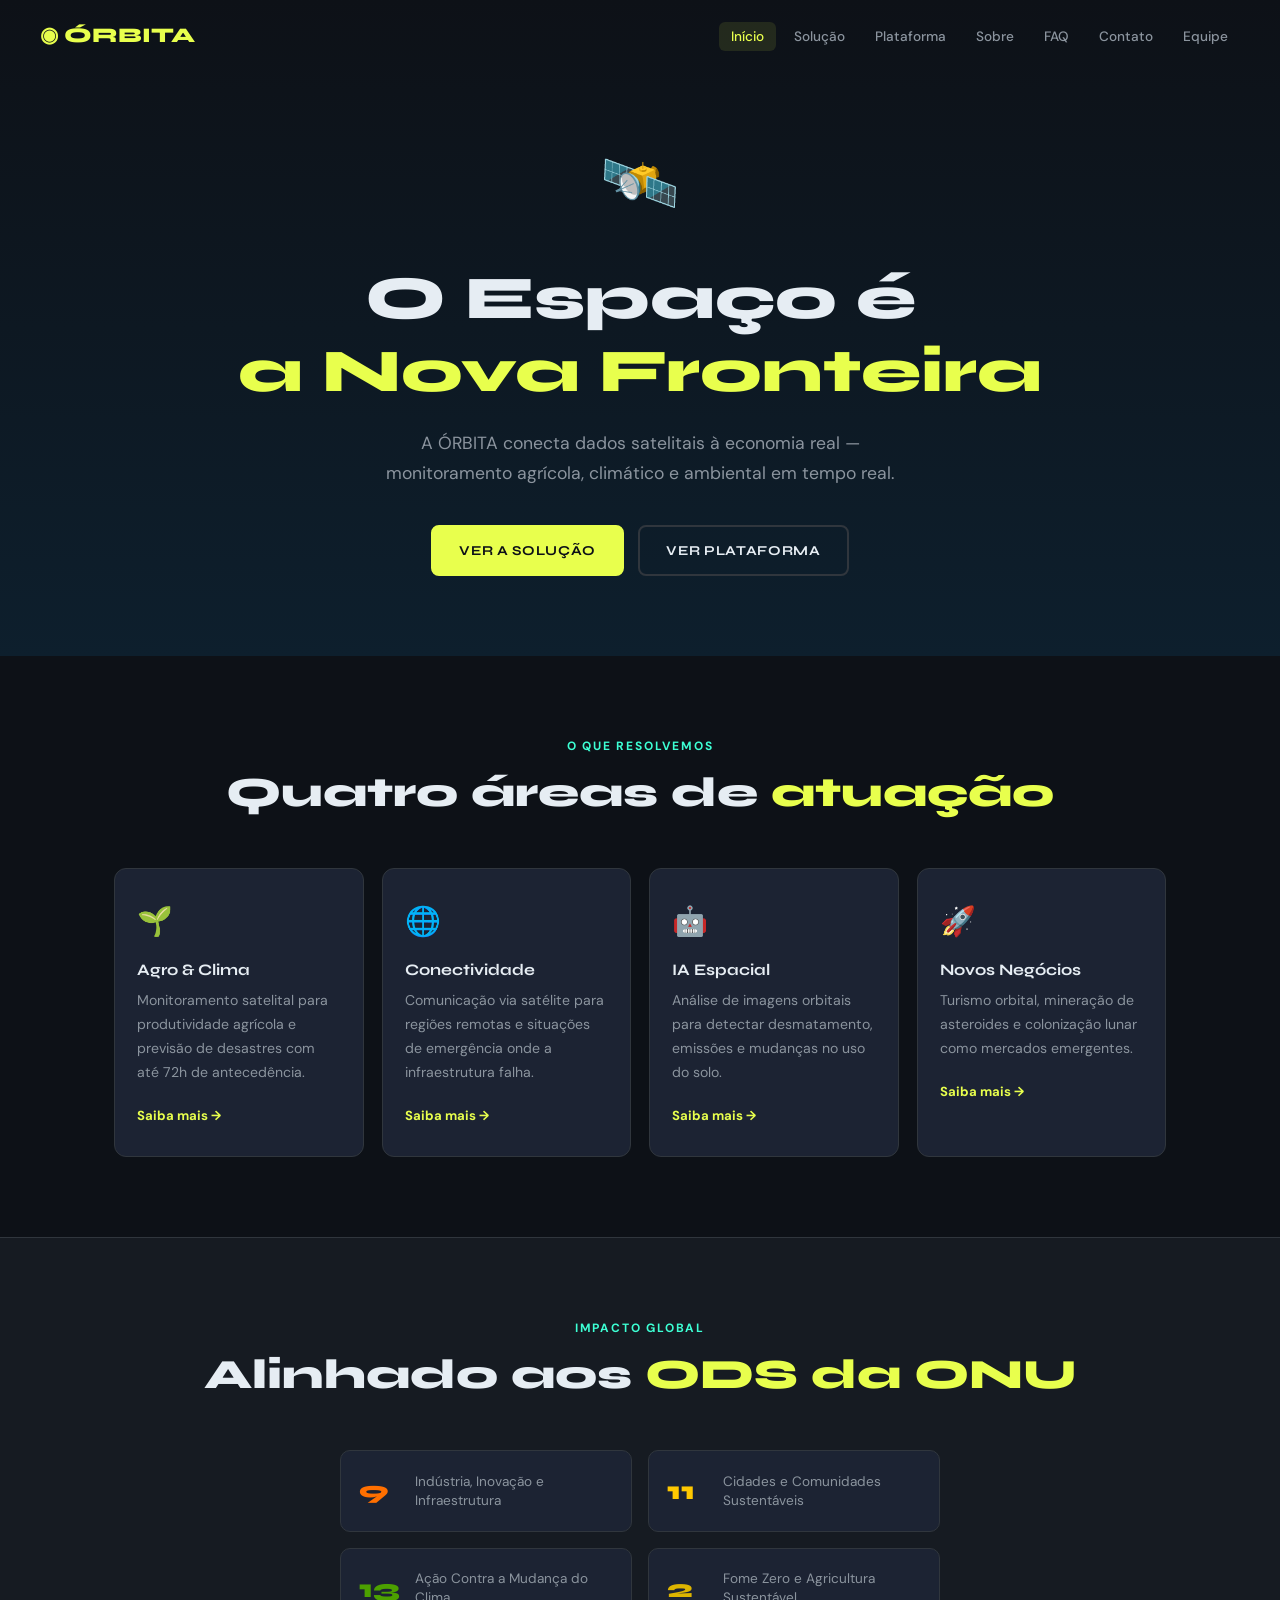
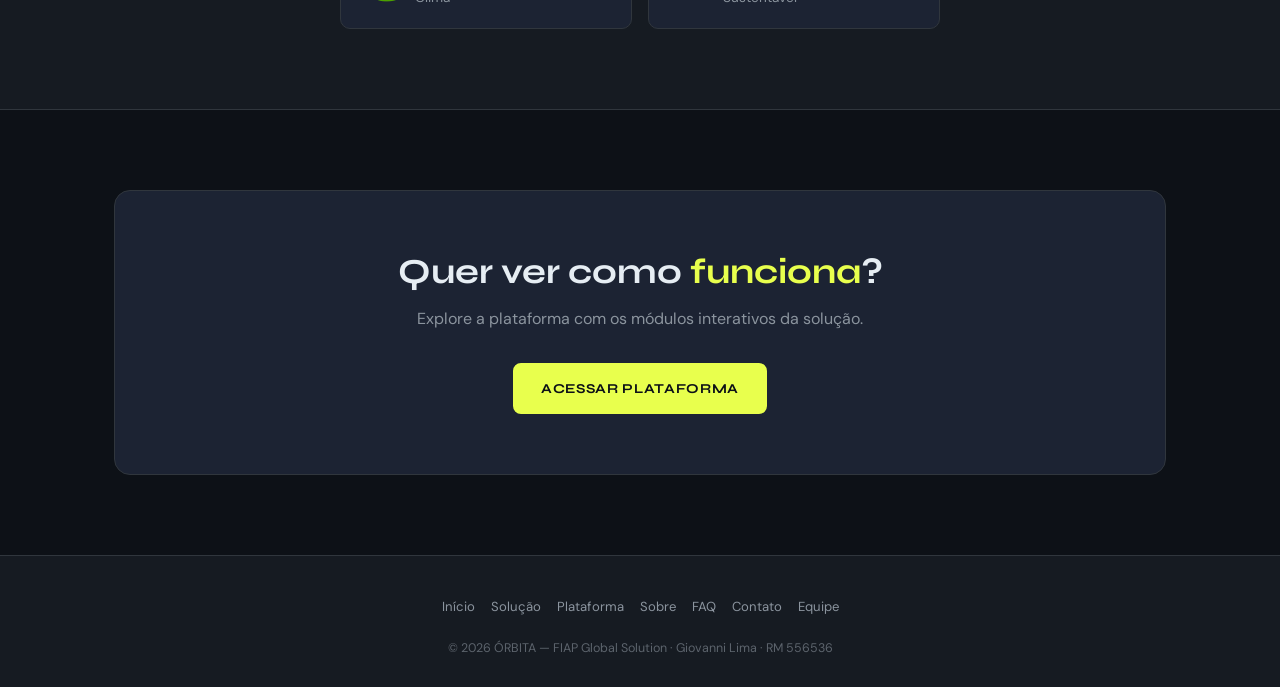
<file: index.html>
<!DOCTYPE html>
<html lang="pt-BR">
<head>
    <meta charset="UTF-8">
    <meta name="viewport" content="width=device-width, initial-scale=1.0">
    <title>ÓRBITA — Economia Espacial</title>
    <link rel="stylesheet" href="css/style.css">
    <link rel="stylesheet" href="css/responsivo.css">
    <link href="https://fonts.googleapis.com/css2?family=Syne:wght@700;800&family=DM+Sans:wght@300;400;500&display=swap" rel="stylesheet">
</head>
<body>

    <nav class="navbar" id="navbar">
        <a href="index.html" class="logo">◉ ÓRBITA</a>
        <button class="hamburguer" id="hamburguer">
            <span></span><span></span><span></span>
        </button>
        <ul class="menu" id="menu">
            <li><a href="index.html" class="ativo">Início</a></li>
            <li><a href="solucao.html">Solução</a></li>
            <li><a href="plataforma.html">Plataforma</a></li>
            <li><a href="sobre.html">Sobre</a></li>
            <li><a href="faq.html">FAQ</a></li>
            <li><a href="contato.html">Contato</a></li>
            <li><a href="integrantes.html">Equipe</a></li>
        </ul>
    </nav>

    <header class="hero">
        <div class="container">
            <div class="hero-icone">🛰️</div>
            <h1>O Espaço é<br><span>a Nova Fronteira</span></h1>
            <p>A ÓRBITA conecta dados satelitais à economia real — monitoramento agrícola, climático e ambiental em tempo real.</p>
            <div class="hero-botoes">
                <a href="solucao.html" class="btn">Ver a Solução</a>
                <a href="plataforma.html" class="btn btn-borda">Ver Plataforma</a>
            </div>
        </div>
    </header>

    <main>
        <section class="secao">
            <div class="container">
                <div class="titulo">
                    <small>O que resolvemos</small>
                    <h2>Quatro áreas de <em>atuação</em></h2>
                </div>
                <div class="cards">
                    <article class="card">
                        <div class="card-emoji">🌱</div>
                        <h3>Agro &amp; Clima</h3>
                        <p>Monitoramento satelital para produtividade agrícola e previsão de desastres com até 72h de antecedência.</p>
                        <a href="solucao.html">Saiba mais →</a>
                    </article>
                    <article class="card">
                        <div class="card-emoji">🌐</div>
                        <h3>Conectividade</h3>
                        <p>Comunicação via satélite para regiões remotas e situações de emergência onde a infraestrutura falha.</p>
                        <a href="solucao.html">Saiba mais →</a>
                    </article>
                    <article class="card">
                        <div class="card-emoji">🤖</div>
                        <h3>IA Espacial</h3>
                        <p>Análise de imagens orbitais para detectar desmatamento, emissões e mudanças no uso do solo.</p>
                        <a href="solucao.html">Saiba mais →</a>
                    </article>
                    <article class="card">
                        <div class="card-emoji">🚀</div>
                        <h3>Novos Negócios</h3>
                        <p>Turismo orbital, mineração de asteroides e colonização lunar como mercados emergentes.</p>
                        <a href="solucao.html">Saiba mais →</a>
                    </article>
                </div>
            </div>
        </section>

        <section class="secao secao-cinza">
            <div class="container">
                <div class="titulo">
                    <small>Impacto global</small>
                    <h2>Alinhado aos <em>ODS da ONU</em></h2>
                </div>
                <div class="ods-lista">
                    <div class="ods-item ods-9">
                        <span class="ods-num">9</span>
                        <p>Indústria, Inovação e Infraestrutura</p>
                    </div>
                    <div class="ods-item ods-11">
                        <span class="ods-num">11</span>
                        <p>Cidades e Comunidades Sustentáveis</p>
                    </div>
                    <div class="ods-item ods-13">
                        <span class="ods-num">13</span>
                        <p>Ação Contra a Mudança do Clima</p>
                    </div>
                    <div class="ods-item ods-2">
                        <span class="ods-num">2</span>
                        <p>Fome Zero e Agricultura Sustentável</p>
                    </div>
                </div>
            </div>
        </section>

        <section class="secao">
            <div class="container">
                <div class="cta-box">
                    <h2>Quer ver como <em>funciona</em>?</h2>
                    <p>Explore a plataforma com os módulos interativos da solução.</p>
                    <a href="plataforma.html" class="btn">Acessar Plataforma</a>
                </div>
            </div>
        </section>
    </main>

    <footer class="rodape">
        <div class="container">
            <nav>
                <a href="index.html">Início</a>
                <a href="solucao.html">Solução</a>
                <a href="plataforma.html">Plataforma</a>
                <a href="sobre.html">Sobre</a>
                <a href="faq.html">FAQ</a>
                <a href="contato.html">Contato</a>
                <a href="integrantes.html">Equipe</a>
            </nav>
            <p>© 2026 ÓRBITA — FIAP Global Solution · Giovanni Lima · RM 556536</p>
        </div>
    </footer>

    <script src="js/principal.js" defer></script>
</body>
</html>
</file>
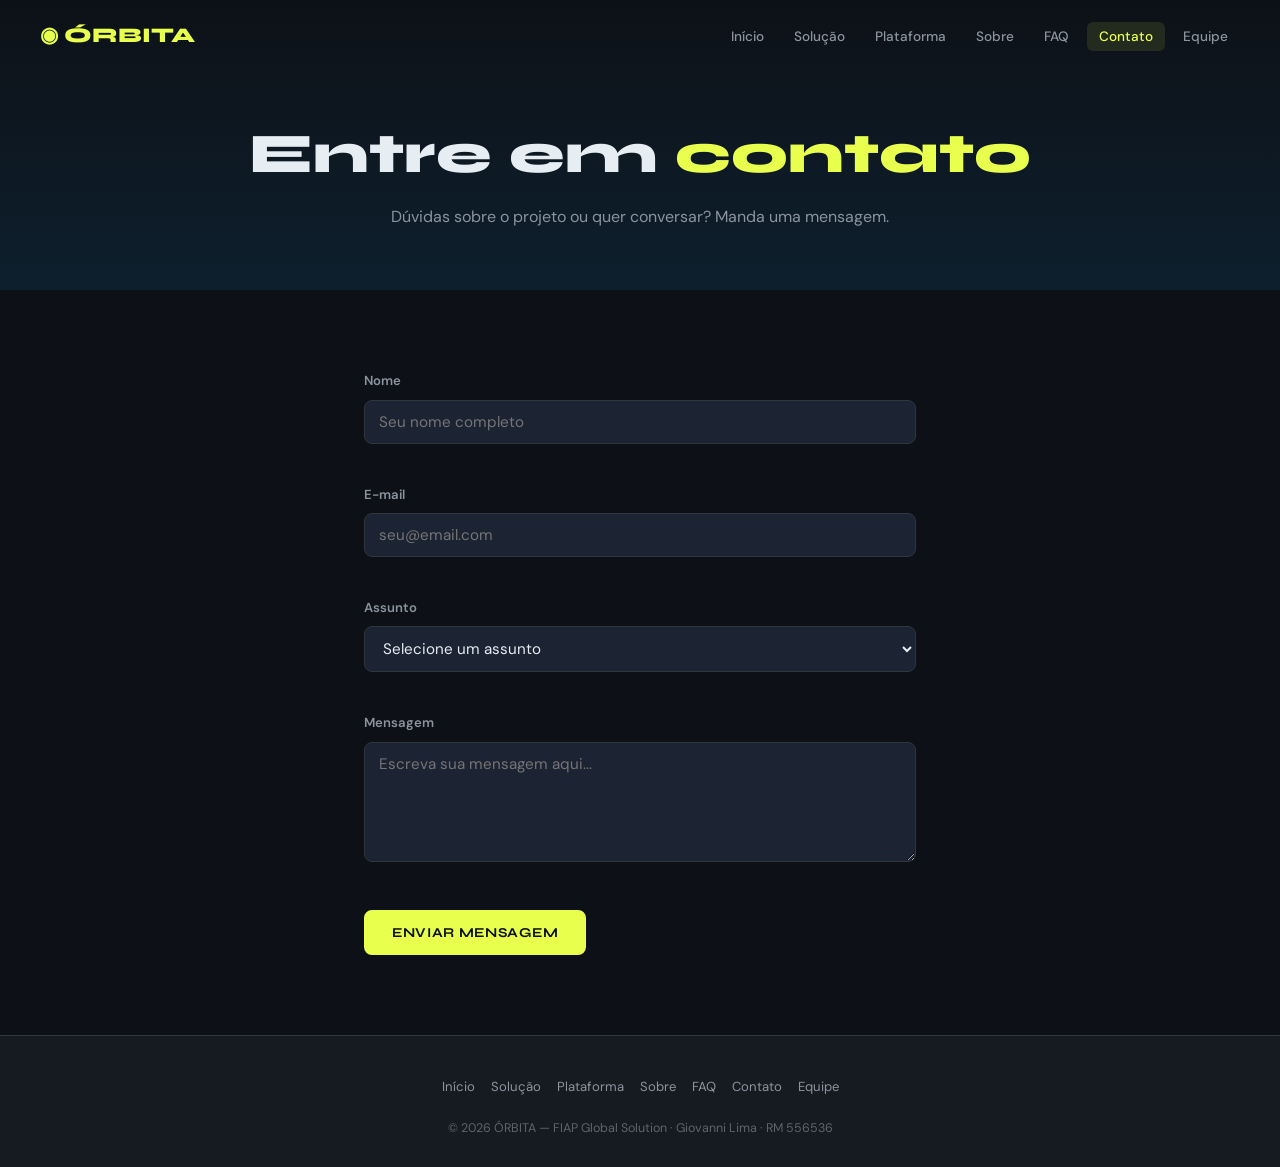
<file: contato.html>
<!DOCTYPE html>
<html lang="pt-BR">
<head>
    <meta charset="UTF-8">
    <meta name="viewport" content="width=device-width, initial-scale=1.0">
    <title>Contato — ÓRBITA</title>
    <link rel="stylesheet" href="css/style.css">
    <link rel="stylesheet" href="css/responsivo.css">
    <link href="https://fonts.googleapis.com/css2?family=Syne:wght@700;800&family=DM+Sans:wght@300;400;500&display=swap" rel="stylesheet">
</head>
<body>

    <nav class="navbar" id="navbar">
        <a href="index.html" class="logo">◉ ÓRBITA</a>
        <button class="hamburguer" id="hamburguer">
            <span></span><span></span><span></span>
        </button>
        <ul class="menu" id="menu">
            <li><a href="index.html">Início</a></li>
            <li><a href="solucao.html">Solução</a></li>
            <li><a href="plataforma.html">Plataforma</a></li>
            <li><a href="sobre.html">Sobre</a></li>
            <li><a href="faq.html">FAQ</a></li>
            <li><a href="contato.html" class="ativo">Contato</a></li>
            <li><a href="integrantes.html">Equipe</a></li>
        </ul>
    </nav>

    <header class="topo-pagina">
        <div class="container">
            <h1>Entre em <em>contato</em></h1>
            <p>Dúvidas sobre o projeto ou quer conversar? Manda uma mensagem.</p>
        </div>
    </header>

    <main>
        <section class="secao">
            <div class="container caixa-form">

                <form id="formContato">
                    <div class="campo">
                        <label for="nome">Nome</label>
                        <input type="text" id="nome" name="nome" placeholder="Seu nome completo">
                        <span class="msg-erro" id="erroNome"></span>
                    </div>

                    <div class="campo">
                        <label for="email">E-mail</label>
                        <input type="email" id="email" name="email" placeholder="seu@email.com">
                        <span class="msg-erro" id="erroEmail"></span>
                    </div>

                    <div class="campo">
                        <label for="assunto">Assunto</label>
                        <select id="assunto" name="assunto">
                            <option value="">Selecione um assunto</option>
                            <option value="projeto">Sobre o projeto</option>
                            <option value="solucao">Sobre a solução</option>
                            <option value="colaboracao">Colaboração</option>
                            <option value="outro">Outro</option>
                        </select>
                        <span class="msg-erro" id="erroAssunto"></span>
                    </div>

                    <div class="campo">
                        <label for="mensagem">Mensagem</label>
                        <textarea id="mensagem" name="mensagem" placeholder="Escreva sua mensagem aqui..."></textarea>
                        <span class="msg-erro" id="erroMensagem"></span>
                    </div>

                    <button type="submit" class="btn">Enviar Mensagem</button>
                </form>

                <div id="confirmado" class="confirmado">
                    <p>✅</p>
                    <h3>Mensagem enviada!</h3>
                    <p>Obrigado pelo contato. Responderei em breve.</p>
                </div>

            </div>
        </section>
    </main>

    <footer class="rodape">
        <div class="container">
            <nav>
                <a href="index.html">Início</a>
                <a href="solucao.html">Solução</a>
                <a href="plataforma.html">Plataforma</a>
                <a href="sobre.html">Sobre</a>
                <a href="faq.html">FAQ</a>
                <a href="contato.html">Contato</a>
                <a href="integrantes.html">Equipe</a>
            </nav>
            <p>© 2026 ÓRBITA — FIAP Global Solution · Giovanni Lima · RM 556536</p>
        </div>
    </footer>

    <script src="js/principal.js" defer></script>
    <script src="js/formulario.js" defer></script>
</body>
</html>
</file>
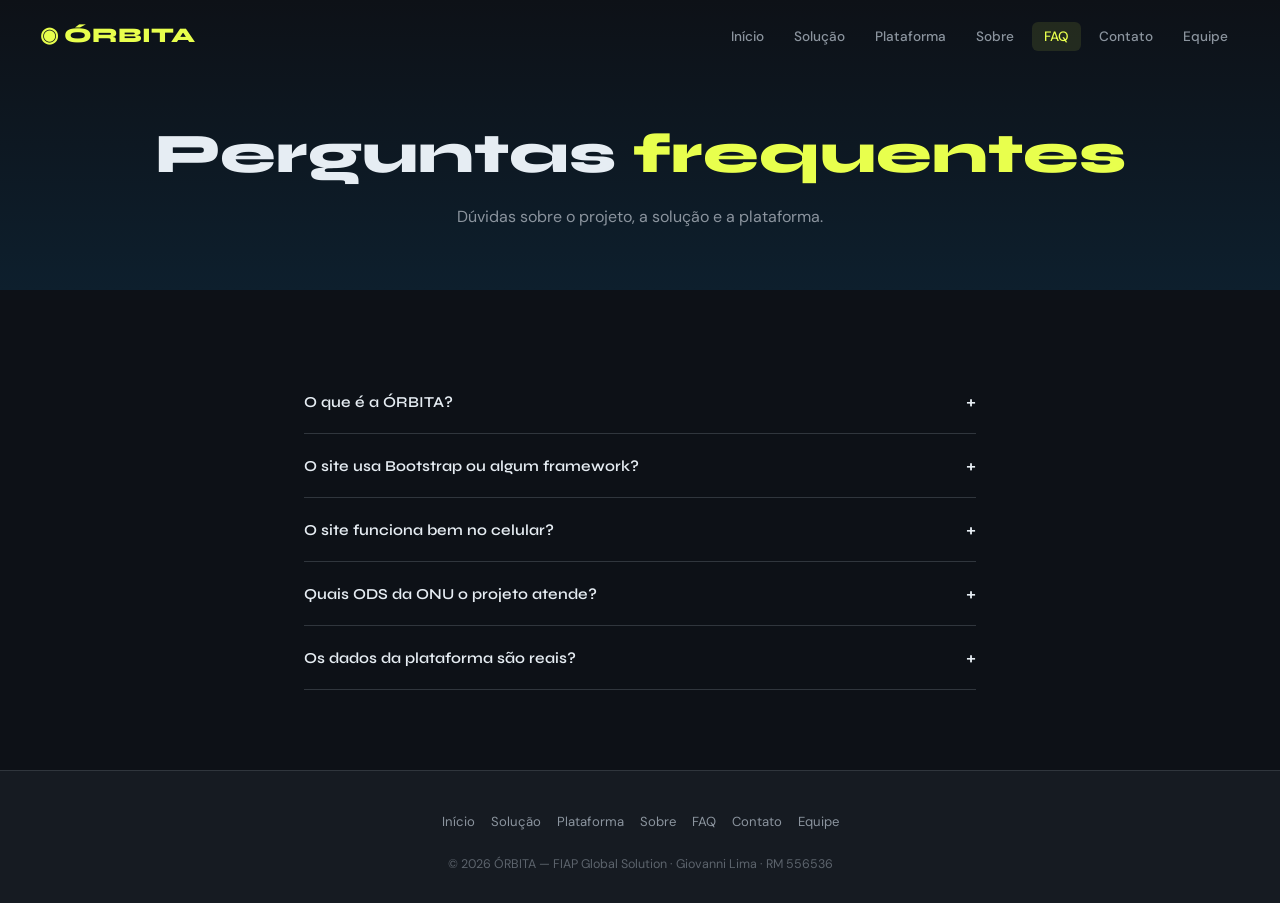
<file: faq.html>
<!DOCTYPE html>
<html lang="pt-BR">
<head>
    <meta charset="UTF-8">
    <meta name="viewport" content="width=device-width, initial-scale=1.0">
    <title>FAQ — ÓRBITA</title>
    <link rel="stylesheet" href="css/style.css">
    <link rel="stylesheet" href="css/responsivo.css">
    <link href="https://fonts.googleapis.com/css2?family=Syne:wght@700;800&family=DM+Sans:wght@300;400;500&display=swap" rel="stylesheet">
</head>
<body>
    <nav class="navbar" id="navbar">
        <a href="index.html" class="logo">◉ ÓRBITA</a>
        <button class="hamburguer" id="hamburguer">
            <span></span><span></span><span></span>
        </button>
        <ul class="menu" id="menu">
            <li><a href="index.html">Início</a></li>
            <li><a href="solucao.html">Solução</a></li>
            <li><a href="plataforma.html">Plataforma</a></li>
            <li><a href="sobre.html">Sobre</a></li>
            <li><a href="faq.html" class="ativo">FAQ</a></li>
            <li><a href="contato.html">Contato</a></li>
            <li><a href="integrantes.html">Equipe</a></li>
        </ul>
    </nav>
    <header class="topo-pagina">
        <div class="container">
            <h1>Perguntas <em>frequentes</em></h1>
            <p>Dúvidas sobre o projeto, a solução e a plataforma.</p>
        </div>
    </header>
    <main>
        <section class="secao">
            <div class="container faq-wrapper">

                <div class="item-faq">
                    <button class="btn-faq">
                        O que é a ÓRBITA?
                        <span>+</span>
                    </button>
                    <div class="resposta-faq">
                        <p>A ÓRBITA é uma plataforma de inteligência satelital desenvolvida como projeto da Global Solution 2026 da FIAP. Ela conecta dados abertos da NASA, ESA e INPE a quem precisa tomar decisões — agricultores, gestores de crise e tomadores de decisão pública.</p>
                    </div>
                </div>

                <div class="item-faq">
                    <button class="btn-faq">
                        O site usa Bootstrap ou algum framework?
                        <span>+</span>
                    </button>
                    <div class="resposta-faq">
                        <p>Não. O projeto foi construído com HTML5, CSS3 e JavaScript puro, sem nenhum framework externo. A responsividade, o menu hambúrguer, as abas e a validação do formulário foram todos feitos do zero.</p>
                    </div>
                </div>

                <div class="item-faq">
                    <button class="btn-faq">
                        O site funciona bem no celular?
                        <span>+</span>
                    </button>
                    <div class="resposta-faq">
                        <p>Sim. O site é totalmente responsivo com media queries para mobile, tablet e desktop. No celular o menu vira um hambúrguer que abre e fecha, e todo o conteúdo se reorganiza para caber na tela.</p>
                    </div>
                </div>

                <div class="item-faq">
                    <button class="btn-faq">
                        Quais ODS da ONU o projeto atende?
                        <span>+</span>
                    </button>
                    <div class="resposta-faq">
                        <p>A solução está alinhada com quatro ODS: ODS 2 (Fome Zero e Agricultura Sustentável), ODS 9 (Indústria, Inovação e Infraestrutura), ODS 11 (Cidades e Comunidades Sustentáveis) e ODS 13 (Ação Contra a Mudança do Clima).</p>
                    </div>
                </div>

                <div class="item-faq">
                    <button class="btn-faq">
                        Os dados da plataforma são reais?
                        <span>+</span>
                    </button>
                    <div class="resposta-faq">
                        <p>Os dados mostrados são simulados para fins de demonstração, mas são baseados em valores reais dos satélites da NASA e ESA. Em produção, a plataforma consumiria as APIs abertas dessas instituições em tempo real.</p>
                    </div>
                </div>
            </div>
        </section>
    </main>

    <footer class="rodape">
        <div class="container">
            <nav>
                <a href="index.html">Início</a>
                <a href="solucao.html">Solução</a>
                <a href="plataforma.html">Plataforma</a>
                <a href="sobre.html">Sobre</a>
                <a href="faq.html">FAQ</a>
                <a href="contato.html">Contato</a>
                <a href="integrantes.html">Equipe</a>
            </nav>
            <p>© 2026 ÓRBITA — FIAP Global Solution · Giovanni Lima · RM 556536</p>
        </div>
    </footer>
    <script src="js/principal.js" defer></script>
    <script src="js/interativo.js" defer></script>
</body>
</html>
</file>
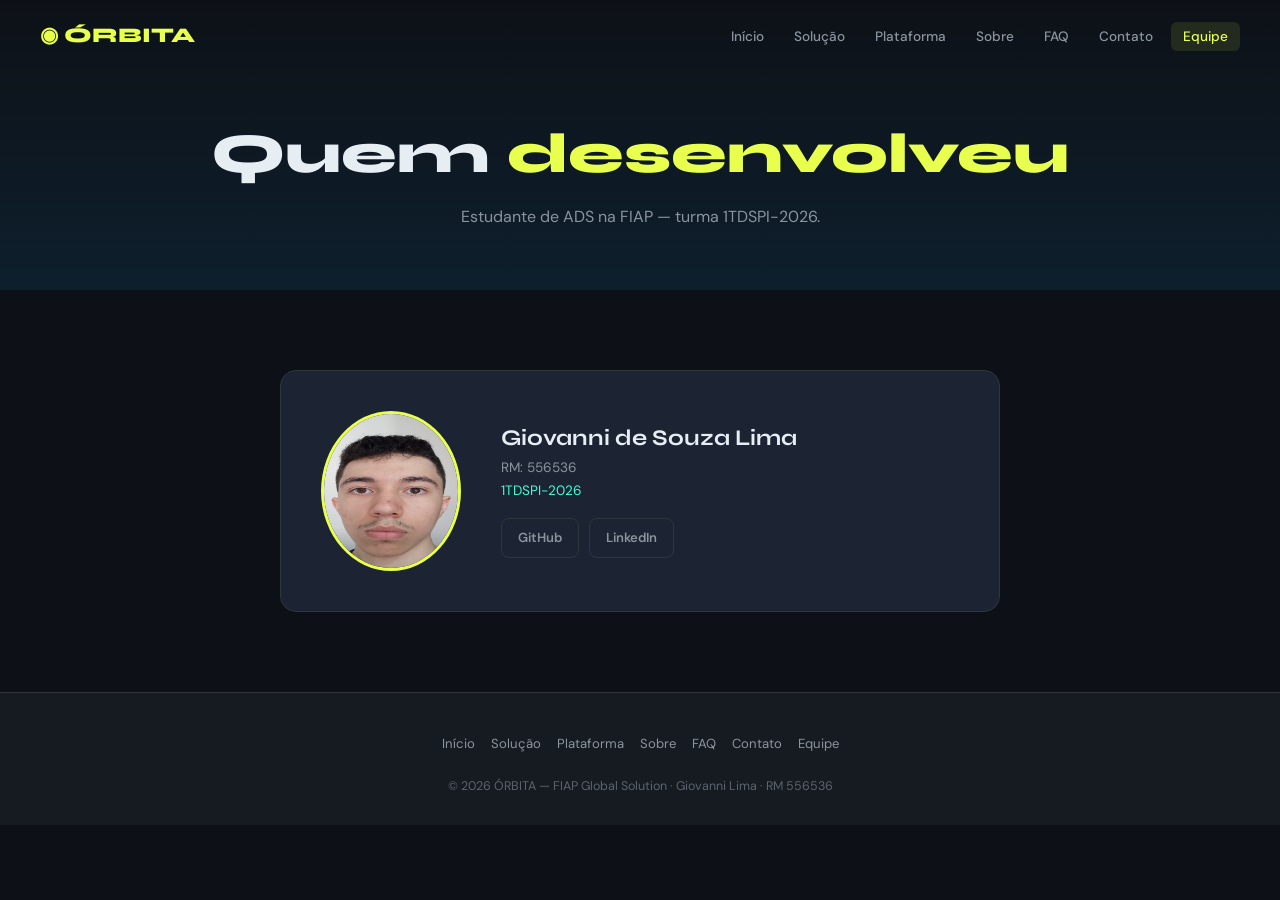
<file: integrantes.html>
<!DOCTYPE html>
<html lang="pt-BR">
<head>
    <meta charset="UTF-8">
    <meta name="viewport" content="width=device-width, initial-scale=1.0">
    <title>Equipe — ÓRBITA</title>
    <link rel="stylesheet" href="css/style.css">
    <link rel="stylesheet" href="css/responsivo.css">
    <link href="https://fonts.googleapis.com/css2?family=Syne:wght@700;800&family=DM+Sans:wght@300;400;500&display=swap" rel="stylesheet">
</head>
<body>

    <nav class="navbar" id="navbar">
        <a href="index.html" class="logo">◉ ÓRBITA</a>
        <button class="hamburguer" id="hamburguer">
            <span></span><span></span><span></span>
        </button>
        <ul class="menu" id="menu">
            <li><a href="index.html">Início</a></li>
            <li><a href="solucao.html">Solução</a></li>
            <li><a href="plataforma.html">Plataforma</a></li>
            <li><a href="sobre.html">Sobre</a></li>
            <li><a href="faq.html">FAQ</a></li>
            <li><a href="contato.html">Contato</a></li>
            <li><a href="integrantes.html" class="ativo">Equipe</a></li>
        </ul>
    </nav>

    <header class="topo-pagina">
        <div class="container">
            <h1>Quem <em>desenvolveu</em></h1>
            <p>Estudante de ADS na FIAP — turma 1TDSPI-2026.</p>
        </div>
    </header>

    <main>
        <section class="secao">
            <div class="container">
                <div class="perfil">
                    <div class="perfil-foto">
                        <img src="assets/giovanni.jpg" alt="Foto de Giovanni de Souza Lima">
                    </div>
                    <div>
                        <h2>Giovanni de Souza Lima</h2>
                        <p class="rm">RM: 556536</p>
                        <p class="turma">1TDSPI-2026</p>
                        <div class="perfil-links">
                            <a href="https://github.com/GiovanniSouzaL" target="_blank">GitHub</a>
                            <a href="https://www.linkedin.com/in/giovanni-de-souza-lima-2770943b5/" target="_blank">LinkedIn</a>
                        </div>
                    </div>
                </div>
            </div>
        </section>
    </main>

    <footer class="rodape">
        <div class="container">
            <nav>
                <a href="index.html">Início</a>
                <a href="solucao.html">Solução</a>
                <a href="plataforma.html">Plataforma</a>
                <a href="sobre.html">Sobre</a>
                <a href="faq.html">FAQ</a>
                <a href="contato.html">Contato</a>
                <a href="integrantes.html">Equipe</a>
            </nav>
            <p>© 2026 ÓRBITA — FIAP Global Solution · Giovanni Lima · RM 556536</p>
        </div>
    </footer>

    <script src="js/principal.js" defer></script>
</body>
</html>
</file>
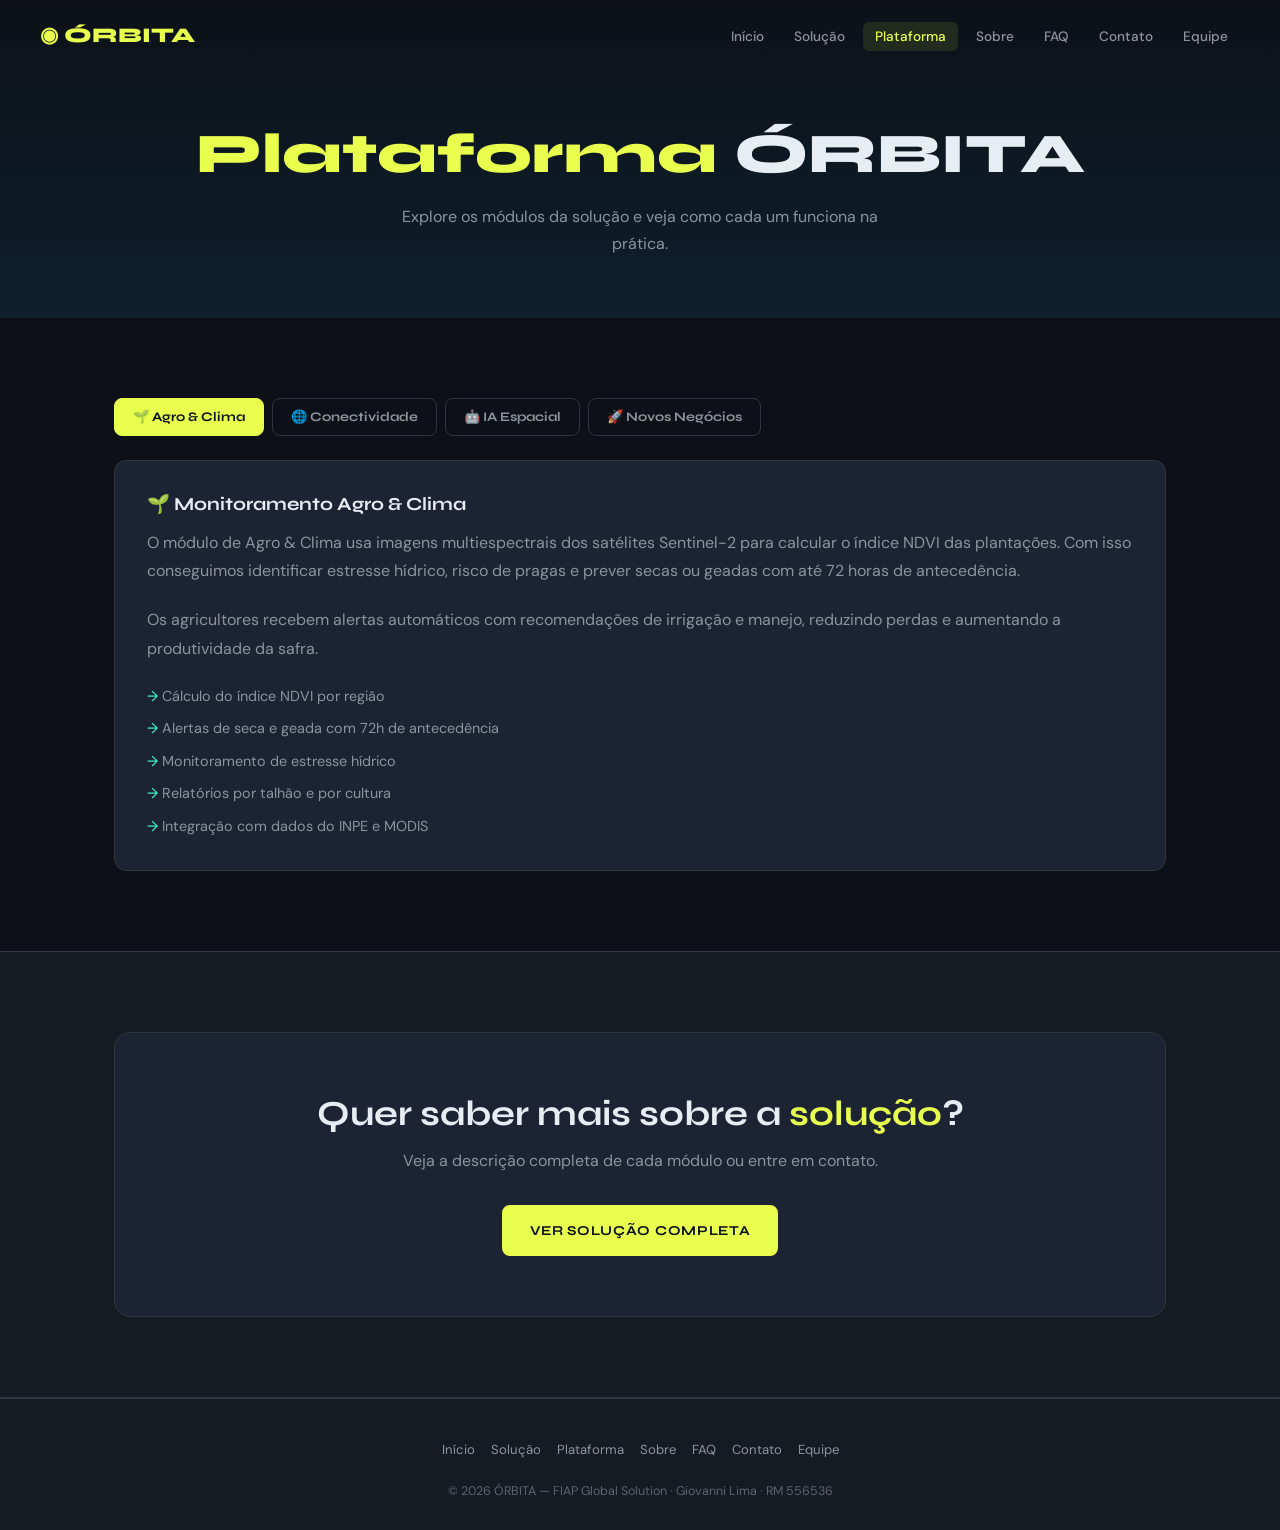
<file: plataforma.html>
<!DOCTYPE html>
<html lang="pt-BR">
<head>
    <meta charset="UTF-8">
    <meta name="viewport" content="width=device-width, initial-scale=1.0">
    <title>Plataforma — ÓRBITA</title>
    <link rel="stylesheet" href="css/style.css">
    <link rel="stylesheet" href="css/responsivo.css">
    <link href="https://fonts.googleapis.com/css2?family=Syne:wght@700;800&family=DM+Sans:wght@300;400;500&display=swap" rel="stylesheet">
</head>
<body>

    <nav class="navbar" id="navbar">
        <a href="index.html" class="logo">◉ ÓRBITA</a>
        <button class="hamburguer" id="hamburguer">
            <span></span><span></span><span></span>
        </button>
        <ul class="menu" id="menu">
            <li><a href="index.html">Início</a></li>
            <li><a href="solucao.html">Solução</a></li>
            <li><a href="plataforma.html" class="ativo">Plataforma</a></li>
            <li><a href="sobre.html">Sobre</a></li>
            <li><a href="faq.html">FAQ</a></li>
            <li><a href="contato.html">Contato</a></li>
            <li><a href="integrantes.html">Equipe</a></li>
        </ul>
    </nav>

    <header class="topo-pagina">
        <div class="container">
            <h1><em>Plataforma</em> ÓRBITA</h1>
            <p>Explore os módulos da solução e veja como cada um funciona na prática.</p>
        </div>
    </header>

    <main>
        <section class="secao">
            <div class="container">
                <div class="nav-abas">
                    <button class="btn-aba ativo" data-aba="agro">🌱 Agro &amp; Clima</button>
                    <button class="btn-aba" data-aba="conectividade">🌐 Conectividade</button>
                    <button class="btn-aba" data-aba="ia">🤖 IA Espacial</button>
                    <button class="btn-aba" data-aba="negocios">🚀 Novos Negócios</button>
                </div>

                <div class="painel-aba ativo" id="painel-agro">
                    <div class="painel-info">
                        <h3>🌱 Monitoramento Agro &amp; Clima</h3>
                        <p>O módulo de Agro &amp; Clima usa imagens multiespectrais dos satélites Sentinel-2 para calcular o índice NDVI das plantações. Com isso conseguimos identificar estresse hídrico, risco de pragas e prever secas ou geadas com até 72 horas de antecedência.</p>
                        <p>Os agricultores recebem alertas automáticos com recomendações de irrigação e manejo, reduzindo perdas e aumentando a produtividade da safra.</p>
                        <ul>
                            <li>Cálculo do índice NDVI por região</li>
                            <li>Alertas de seca e geada com 72h de antecedência</li>
                            <li>Monitoramento de estresse hídrico</li>
                            <li>Relatórios por talhão e por cultura</li>
                            <li>Integração com dados do INPE e MODIS</li>
                        </ul>
                    </div>
                </div>

                <div class="painel-aba" id="painel-conectividade">
                    <div class="painel-info">
                        <h3>🌐 Conectividade Emergencial</h3>
                        <p>Em situações de desastre — enchentes, terremotos, tempestades — a infraestrutura de telecomunicações costuma falhar. O módulo de conectividade ativa uma rede de satélites LEO para manter comunicação nas regiões afetadas.</p>
                        <p>As equipes de resgate conseguem coordenar operações mesmo sem sinal de celular ou internet convencional.</p>
                        <ul>
                            <li>Ativação em até 2 horas após o evento</li>
                            <li>Cobertura em regiões sem infraestrutura</li>
                            <li>Comunicação para equipes de resgate</li>
                            <li>Mapeamento das áreas afetadas em tempo real</li>
                            <li>Integração com a Defesa Civil</li>
                        </ul>
                    </div>
                </div>

                <div class="painel-aba" id="painel-ia">
                    <div class="painel-info">
                        <h3>🤖 IA Espacial</h3>
                        <p>Modelos de inteligência artificial treinados sobre imagens orbitais identificam padrões que o olho humano não vê. Com 94% de precisão, detectamos desmatamento ilegal em tempo real e estimamos emissões de carbono por região.</p>
                        <p>Esses dados são usados por órgãos ambientais, empresas de ESG e pesquisadores para tomar decisões baseadas em evidências.</p>
                        <ul>
                            <li>Detecção de desmatamento com 94% de precisão</li>
                            <li>Estimativa de emissões de carbono por área</li>
                            <li>Identificação de queimadas em tempo real</li>
                            <li>Relatórios automáticos para o IBAMA e ICMBio</li>
                            <li>Dados para relatórios ESG corporativos</li>
                        </ul>
                    </div>
                </div>

                <div class="painel-aba" id="painel-negocios">
                    <div class="painel-info">
                        <h3>🚀 Novos Negócios Espaciais</h3>
                        <p>A exploração espacial está criando mercados inteiramente novos. O módulo conecta investidores, operadores e pesquisadores para avaliar oportunidades em turismo orbital, mineração de asteroides e habitats lunares.</p>
                        <p>Utilizamos simulações baseadas em dados reais de missões NASA e ESA para calcular viabilidade técnica e econômica.</p>
                        <ul>
                            <li>Análise de viabilidade de missões privadas</li>
                            <li>Modelos financeiros para turismo orbital</li>
                            <li>Mapeamento de recursos em asteroides</li>
                            <li>Simulações de rotas e trajetórias</li>
                            <li>Conexão entre investidores e operadores</li>
                        </ul>
                    </div>
                </div>
            </div>
        </section>

        <section class="secao secao-cinza">
            <div class="container">
                <div class="cta-box">
                    <h2>Quer saber mais sobre a <em>solução</em>?</h2>
                    <p>Veja a descrição completa de cada módulo ou entre em contato.</p>
                    <a href="solucao.html" class="btn">Ver Solução Completa</a>
                </div>
            </div>
        </section>
    </main>

    <footer class="rodape">
        <div class="container">
            <nav>
                <a href="index.html">Início</a>
                <a href="solucao.html">Solução</a>
                <a href="plataforma.html">Plataforma</a>
                <a href="sobre.html">Sobre</a>
                <a href="faq.html">FAQ</a>
                <a href="contato.html">Contato</a>
                <a href="integrantes.html">Equipe</a>
            </nav>
            <p>© 2026 ÓRBITA — FIAP Global Solution · Giovanni Lima · RM 556536</p>
        </div>
    </footer>

    <script src="js/principal.js" defer></script>
    <script src="js/interativo.js" defer></script>
</body>
</html>
</file>
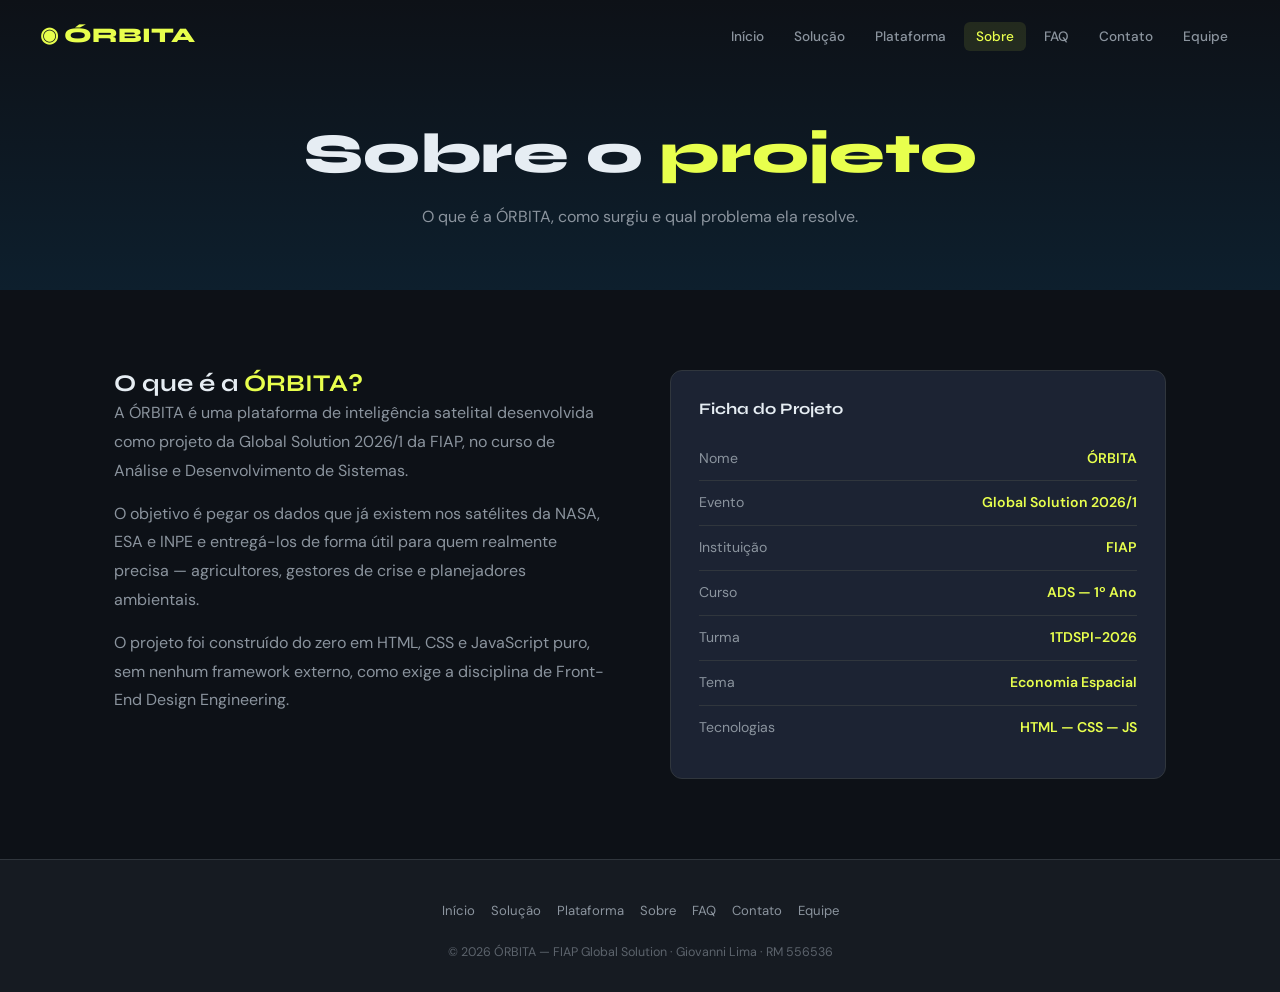
<file: sobre.html>
<!DOCTYPE html>
<html lang="pt-BR">
<head>
    <meta charset="UTF-8">
    <meta name="viewport" content="width=device-width, initial-scale=1.0">
    <title>Sobre — ÓRBITA</title>
    <link rel="stylesheet" href="css/style.css">
    <link rel="stylesheet" href="css/responsivo.css">
    <link href="https://fonts.googleapis.com/css2?family=Syne:wght@700;800&family=DM+Sans:wght@300;400;500&display=swap" rel="stylesheet">
</head>
<body>

    <nav class="navbar" id="navbar">
        <a href="index.html" class="logo">◉ ÓRBITA</a>
        <button class="hamburguer" id="hamburguer">
            <span></span><span></span><span></span>
        </button>
        <ul class="menu" id="menu">
            <li><a href="index.html">Início</a></li>
            <li><a href="solucao.html">Solução</a></li>
            <li><a href="plataforma.html">Plataforma</a></li>
            <li><a href="sobre.html" class="ativo">Sobre</a></li>
            <li><a href="faq.html">FAQ</a></li>
            <li><a href="contato.html">Contato</a></li>
            <li><a href="integrantes.html">Equipe</a></li>
        </ul>
    </nav>

    <header class="topo-pagina">
        <div class="container">
            <h1>Sobre o <em>projeto</em></h1>
            <p>O que é a ÓRBITA, como surgiu e qual problema ela resolve.</p>
        </div>
    </header>

    <main>
        <section class="secao">
            <div class="container">
                <div class="sobre-grid">
                    <div>
                        <h2>O que é a <em>ÓRBITA?</em></h2>
                        <p>A ÓRBITA é uma plataforma de inteligência satelital desenvolvida como projeto da Global Solution 2026/1 da FIAP, no curso de Análise e Desenvolvimento de Sistemas.</p>
                        <p>O objetivo é pegar os dados que já existem nos satélites da NASA, ESA e INPE e entregá-los de forma útil para quem realmente precisa — agricultores, gestores de crise e planejadores ambientais.</p>
                        <p>O projeto foi construído do zero em HTML, CSS e JavaScript puro, sem nenhum framework externo, como exige a disciplina de Front-End Design Engineering.</p>
                    </div>
                    <aside class="ficha">
                        <h3>Ficha do Projeto</h3>
                        <div class="ficha-linha">
                            <span>Nome</span>
                            <span>ÓRBITA</span>
                        </div>
                        <div class="ficha-linha">
                            <span>Evento</span>
                            <span>Global Solution 2026/1</span>
                        </div>
                        <div class="ficha-linha">
                            <span>Instituição</span>
                            <span>FIAP</span>
                        </div>
                        <div class="ficha-linha">
                            <span>Curso</span>
                            <span>ADS — 1º Ano</span>
                        </div>
                        <div class="ficha-linha">
                            <span>Turma</span>
                            <span>1TDSPI-2026</span>
                        </div>
                        <div class="ficha-linha">
                            <span>Tema</span>
                            <span>Economia Espacial</span>
                        </div>
                        <div class="ficha-linha">
                            <span>Tecnologias</span>
                            <span>HTML — CSS — JS</span>
                        </div>
                    </aside>
                </div>
            </div>
        </section>
    </main>

    <footer class="rodape">
        <div class="container">
            <nav>
                <a href="index.html">Início</a>
                <a href="solucao.html">Solução</a>
                <a href="plataforma.html">Plataforma</a>
                <a href="sobre.html">Sobre</a>
                <a href="faq.html">FAQ</a>
                <a href="contato.html">Contato</a>
                <a href="integrantes.html">Equipe</a>
            </nav>
            <p>© 2026 ÓRBITA — FIAP Global Solution · Giovanni Lima · RM 556536</p>
        </div>
    </footer>

    <script src="js/principal.js" defer></script>
</body>
</html>
</file>
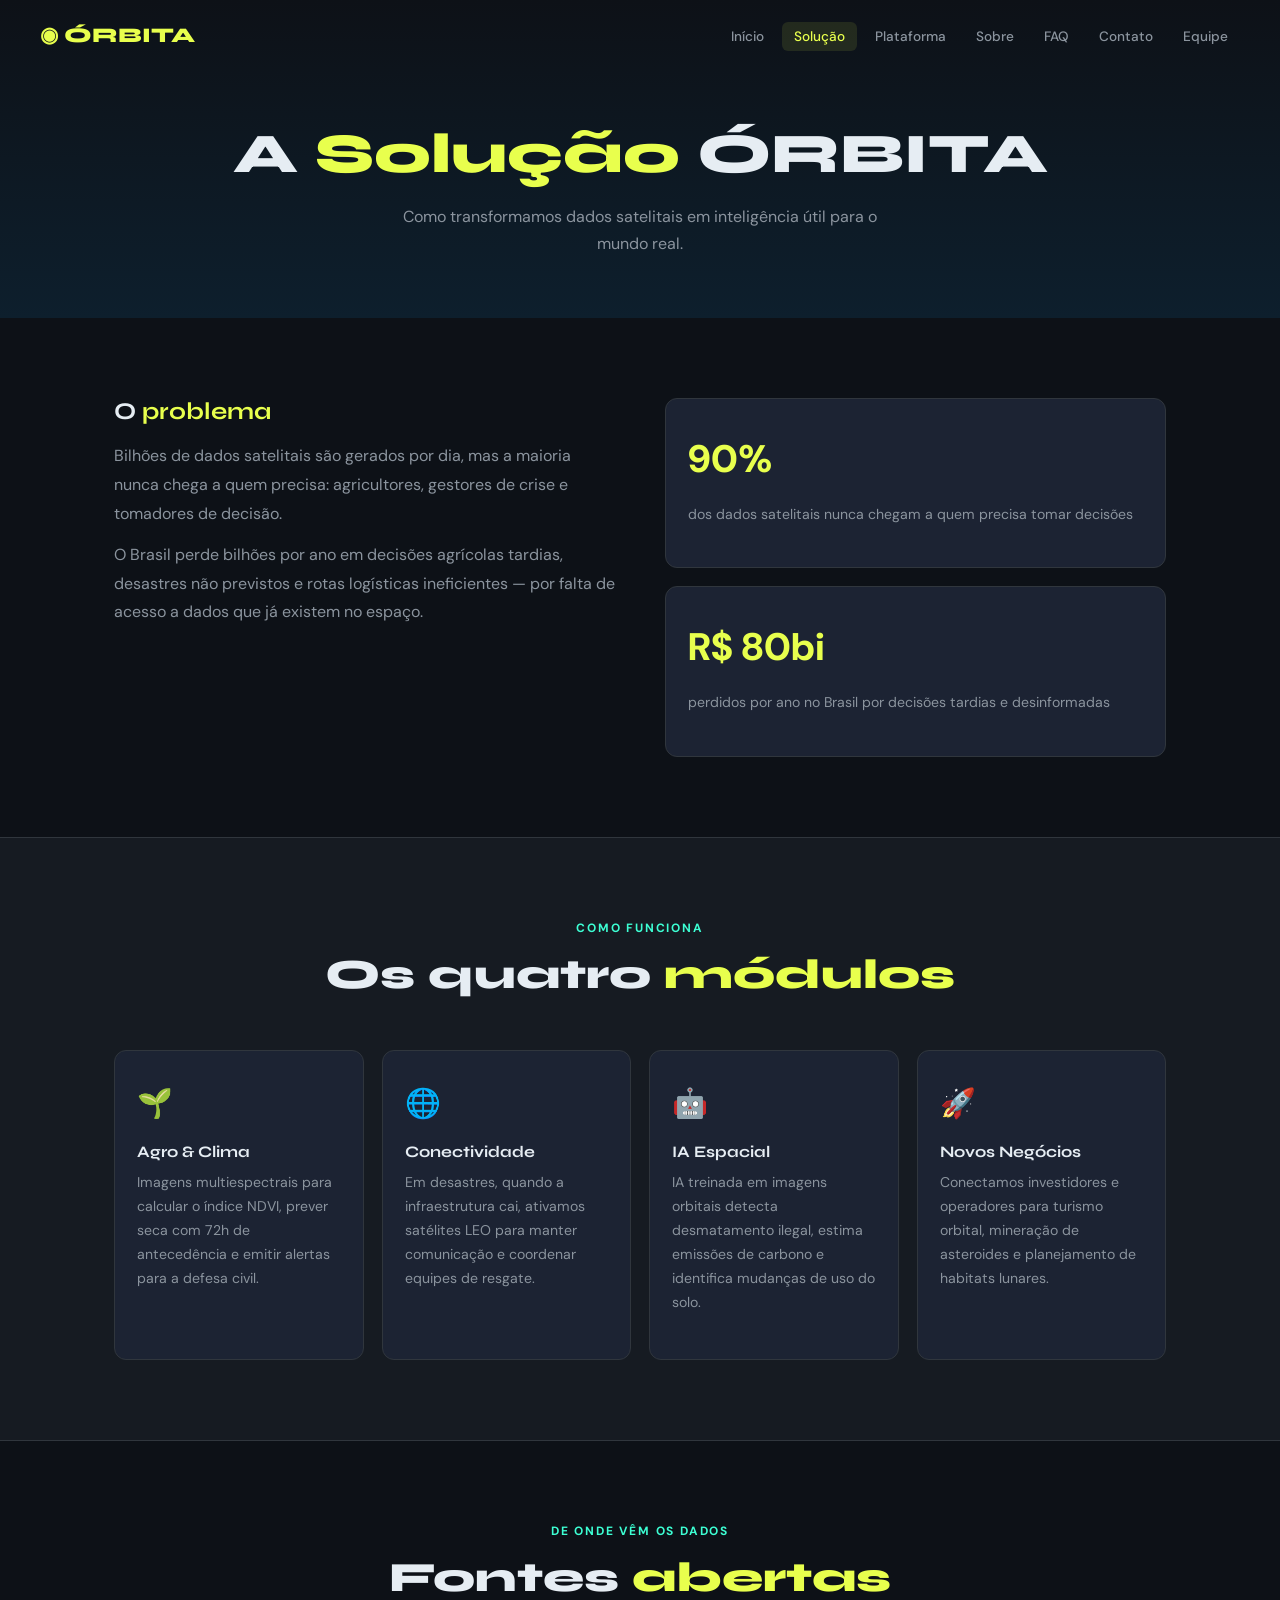
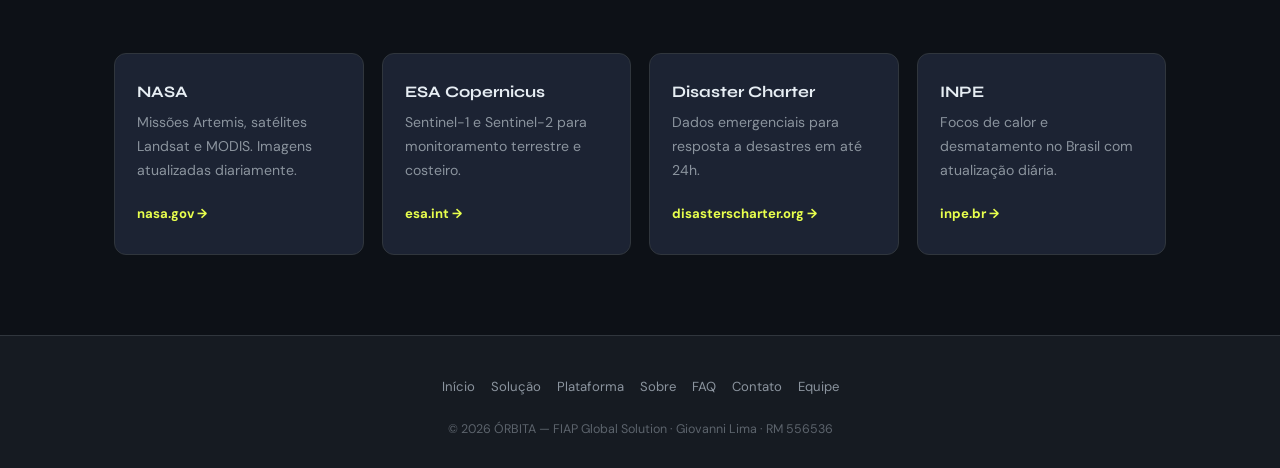
<file: solucao.html>
<!DOCTYPE html>
<html lang="pt-BR">
<head>
    <meta charset="UTF-8">
    <meta name="viewport" content="width=device-width, initial-scale=1.0">
    <title>Solução — ÓRBITA</title>
    <link rel="stylesheet" href="css/style.css">
    <link rel="stylesheet" href="css/responsivo.css">
    <link href="https://fonts.googleapis.com/css2?family=Syne:wght@700;800&family=DM+Sans:wght@300;400;500&display=swap" rel="stylesheet">
</head>
<body>

    <nav class="navbar" id="navbar">
        <a href="index.html" class="logo">◉ ÓRBITA</a>
        <button class="hamburguer" id="hamburguer">
            <span></span><span></span><span></span>
        </button>
        <ul class="menu" id="menu">
            <li><a href="index.html">Início</a></li>
            <li><a href="solucao.html" class="ativo">Solução</a></li>
            <li><a href="plataforma.html">Plataforma</a></li>
            <li><a href="sobre.html">Sobre</a></li>
            <li><a href="faq.html">FAQ</a></li>
            <li><a href="contato.html">Contato</a></li>
            <li><a href="integrantes.html">Equipe</a></li>
        </ul>
    </nav>

    <header class="topo-pagina">
        <div class="container">
            <h1>A <em>Solução</em> ÓRBITA</h1>
            <p>Como transformamos dados satelitais em inteligência útil para o mundo real.</p>
        </div>
    </header>

    <main>
        <section class="secao">
            <div class="container">
                <div class="dois-lados">
                    <div>
                        <h2>O <em>problema</em></h2>
                        <p>Bilhões de dados satelitais são gerados por dia, mas a maioria nunca chega a quem precisa: agricultores, gestores de crise e tomadores de decisão.</p>
                        <p>O Brasil perde bilhões por ano em decisões agrícolas tardias, desastres não previstos e rotas logísticas ineficientes — por falta de acesso a dados que já existem no espaço.</p>
                    </div>
                    <div class="cards cards-coluna">
                        <div class="card">
                            <span class="stat">90%</span>
                            <p>dos dados satelitais nunca chegam a quem precisa tomar decisões</p>
                        </div>
                        <div class="card">
                            <span class="stat">R$ 80bi</span>
                            <p>perdidos por ano no Brasil por decisões tardias e desinformadas</p>
                        </div>
                    </div>
                </div>
            </div>
        </section>

        <section class="secao secao-cinza">
            <div class="container">
                <div class="titulo">
                    <small>Como funciona</small>
                    <h2>Os quatro <em>módulos</em></h2>
                </div>
                <div class="cards">
                    <article class="card">
                        <div class="card-emoji">🌱</div>
                        <h3>Agro &amp; Clima</h3>
                        <p>Imagens multiespectrais para calcular o índice NDVI, prever seca com 72h de antecedência e emitir alertas para a defesa civil.</p>
                    </article>
                    <article class="card">
                        <div class="card-emoji">🌐</div>
                        <h3>Conectividade</h3>
                        <p>Em desastres, quando a infraestrutura cai, ativamos satélites LEO para manter comunicação e coordenar equipes de resgate.</p>
                    </article>
                    <article class="card">
                        <div class="card-emoji">🤖</div>
                        <h3>IA Espacial</h3>
                        <p>IA treinada em imagens orbitais detecta desmatamento ilegal, estima emissões de carbono e identifica mudanças de uso do solo.</p>
                    </article>
                    <article class="card">
                        <div class="card-emoji">🚀</div>
                        <h3>Novos Negócios</h3>
                        <p>Conectamos investidores e operadores para turismo orbital, mineração de asteroides e planejamento de habitats lunares.</p>
                    </article>
                </div>
            </div>
        </section>

        <section class="secao">
            <div class="container">
                <div class="titulo">
                    <small>De onde vêm os dados</small>
                    <h2>Fontes <em>abertas</em></h2>
                </div>
                <div class="cards">
                    <div class="card">
                        <h3>NASA</h3>
                        <p>Missões Artemis, satélites Landsat e MODIS. Imagens atualizadas diariamente.</p>
                        <a href="https://nasa.gov" target="_blank">nasa.gov →</a>
                    </div>
                    <div class="card">
                        <h3>ESA Copernicus</h3>
                        <p>Sentinel-1 e Sentinel-2 para monitoramento terrestre e costeiro.</p>
                        <a href="https://esa.int" target="_blank">esa.int →</a>
                    </div>
                    <div class="card">
                        <h3>Disaster Charter</h3>
                        <p>Dados emergenciais para resposta a desastres em até 24h.</p>
                        <a href="https://disasterscharter.org" target="_blank">disasterscharter.org →</a>
                    </div>
                    <div class="card">
                        <h3>INPE</h3>
                        <p>Focos de calor e desmatamento no Brasil com atualização diária.</p>
                        <a href="https://www.gov.br/inpe/pt-br" target="_blank">inpe.br →</a>
                    </div>
                </div>
            </div>
        </section>
    </main>

    <footer class="rodape">
        <div class="container">
            <nav>
                <a href="index.html">Início</a>
                <a href="solucao.html">Solução</a>
                <a href="plataforma.html">Plataforma</a>
                <a href="sobre.html">Sobre</a>
                <a href="faq.html">FAQ</a>
                <a href="contato.html">Contato</a>
                <a href="integrantes.html">Equipe</a>
            </nav>
            <p>© 2026 ÓRBITA — FIAP Global Solution · Giovanni Lima · RM 556536</p>
        </div>
    </footer>

    <script src="js/principal.js" defer></script>
</body>
</html>
</file>
<file: css/style.css>
/* cores, fontes e valores que foi usado em todo o projeto */
:root {
    --fundo: #0d1117;
    --fundo2: #161b22;
    --cartao: #1c2333;
    --borda: #30363d;
    --amarelo: #e8ff4d;
    --ciano: #3dffd4;
    --texto: #e6edf3;
    --cinza: #8b949e;
    --vermelho: #f85149;
    --fonte-titulo: 'Syne', sans-serif;
    --fonte-corpo: 'DM Sans', sans-serif;
    --transicao: 0.25s ease;
}

/* reset básico pra evitar diferenças entre navegadores */
* {
    box-sizing: border-box;
    margin: 0;
    padding: 0;
}

html {
    scroll-behavior: smooth;
}

body {
    background: var(--fundo);
    color: var(--texto);
    font-family: var(--fonte-corpo);
    line-height: 1.7;
    overflow-x: hidden;
}

a {
    color: inherit;
    text-decoration: none;
}

ul {
    list-style: none;
}

img {
    max-width: 100%;
    display: block;
}

h1, h2, h3, h4 {
    font-family: var(--fonte-titulo);
    line-height: 1.2;
}

h2 em {
    font-style: normal;
    color: var(--amarelo);
}

.container {
    max-width: 1100px;
    margin: 0 auto;
    padding: 0 24px;
}

/* navbar fixa no topo - ganha fundo ao rolar */
.navbar {
    position: fixed;
    top: 0;
    left: 0;
    right: 0;
    z-index: 100;
    display: flex;
    align-items: center;
    justify-content: space-between;
    padding: 18px 40px;
    transition: background var(--transicao);
}

.navbar.rolada {
    background: rgba(13, 17, 23, 0.92);
    backdrop-filter: blur(10px);
    border-bottom: 1px solid var(--borda);
}

.logo {
    font-family: var(--fonte-titulo);
    font-size: 1.3rem;
    font-weight: 800;
    color: var(--amarelo);
}

.menu {
    display: flex;
    gap: 6px;
}

.menu a {
    font-size: 0.85rem;
    font-weight: 500;
    color: var(--cinza);
    padding: 6px 12px;
    border-radius: 6px;
    transition: color var(--transicao), background var(--transicao);
}

.menu a:hover,
.menu a.ativo {
    color: var(--amarelo);
    background: rgba(232, 255, 77, 0.1);
}

/* hambúrguer - três barrinhas no celular */
.hamburguer {
    display: none;
    flex-direction: column;
    gap: 5px;
    background: none;
    border: none;
    cursor: pointer;
    padding: 6px;
}

.hamburguer span {
    display: block;
    width: 24px;
    height: 2px;
    background: var(--texto);
    border-radius: 2px;
    transition: transform var(--transicao), opacity var(--transicao);
}

.hamburguer.aberto span:nth-child(1) { transform: translateY(7px) rotate(45deg); }
.hamburguer.aberto span:nth-child(2) { opacity: 0; }
.hamburguer.aberto span:nth-child(3) { transform: translateY(-7px) rotate(-45deg); }

/* hero da página inicial */
.hero {
    padding: 130px 0 80px;
    text-align: center;
    background: linear-gradient(180deg, #0d1117 0%, #0d1f2d 100%);
}

.hero-icone {
    font-size: 4rem;
    margin-bottom: 24px;
}

.hero h1 {
    font-size: clamp(2.2rem, 5vw, 3.8rem);
    font-weight: 800;
    margin-bottom: 20px;
}

.hero h1 span {
    color: var(--amarelo);
}

.hero p {
    font-size: 1.1rem;
    color: var(--cinza);
    max-width: 520px;
    margin: 0 auto 36px;
}

.hero-botoes {
    display: flex;
    gap: 14px;
    justify-content: center;
    flex-wrap: wrap;
}

/* botões */
.btn {
    display: inline-block;
    font-family: var(--fonte-titulo);
    font-size: 0.85rem;
    font-weight: 700;
    letter-spacing: 0.05em;
    text-transform: uppercase;
    padding: 12px 26px;
    border-radius: 8px;
    border: 2px solid var(--amarelo);
    background: var(--amarelo);
    color: var(--fundo);
    cursor: pointer;
    transition: background var(--transicao), color var(--transicao);
}

.btn:hover {
    background: transparent;
    color: var(--amarelo);
}

.btn-borda {
    background: transparent;
    color: var(--texto);
    border-color: var(--borda);
}

.btn-borda:hover {
    border-color: var(--ciano);
    color: var(--ciano);
}

/* seções */
.secao {
    padding: 80px 0;
}

.secao-cinza {
    background: var(--fundo2);
    border-top: 1px solid var(--borda);
    border-bottom: 1px solid var(--borda);
}

.titulo {
    text-align: center;
    margin-bottom: 50px;
}

.titulo small {
    font-size: 0.75rem;
    font-weight: 700;
    letter-spacing: 0.15em;
    text-transform: uppercase;
    color: var(--ciano);
    display: block;
    margin-bottom: 12px;
}

.titulo h2 {
    font-size: clamp(1.8rem, 3.5vw, 2.6rem);
    font-weight: 800;
}

/* grade de cards */
.cards {
    display: grid;
    grid-template-columns: repeat(4, 1fr);
    gap: 18px;
}

.card {
    background: var(--cartao);
    border: 1px solid var(--borda);
    border-radius: 12px;
    padding: 28px 22px;
    transition: transform var(--transicao), border-color var(--transicao);
}

.card:hover {
    transform: translateY(-4px);
    border-color: var(--amarelo);
}

.card-emoji {
    font-size: 1.8rem;
    margin-bottom: 14px;
}

.card h3 {
    font-size: 1rem;
    margin-bottom: 10px;
}

.card p {
    font-size: 0.88rem;
    color: var(--cinza);
    line-height: 1.7;
    margin-bottom: 16px;
}

.card a {
    font-size: 0.82rem;
    font-weight: 700;
    color: var(--amarelo);
}

/* número grande dentro do card (usado na página de solução) */
.card .stat {
    font-size: 2.4rem;
    font-weight: 800;
    color: var(--amarelo);
    margin-bottom: 10px;
    display: block;
}

/* ODS da ONU */
.ods-lista {
    display: grid;
    grid-template-columns: repeat(2, 1fr);
    gap: 16px;
    max-width: 600px;
    margin: 0 auto;
}

.ods-item {
    display: flex;
    align-items: center;
    gap: 16px;
    background: var(--cartao);
    border: 1px solid var(--borda);
    border-radius: 10px;
    padding: 18px;
}

.ods-num {
    font-family: var(--fonte-titulo);
    font-size: 1.6rem;
    font-weight: 800;
    min-width: 40px;
}

.ods-item p {
    font-size: 0.85rem;
    color: var(--cinza);
    line-height: 1.4;
}

.ods-9  .ods-num { color: #ff6f00; }
.ods-11 .ods-num { color: #ffc800; }
.ods-13 .ods-num { color: #4ca000; }
.ods-2  .ods-num { color: #ddb400; }

/* caixa de chamada para ação */
.cta-box {
    background: var(--cartao);
    border: 1px solid var(--borda);
    border-radius: 16px;
    padding: 60px 40px;
    text-align: center;
}

.cta-box h2 {
    font-size: clamp(1.6rem, 3vw, 2.2rem);
    margin-bottom: 12px;
}

.cta-box p {
    color: var(--cinza);
    margin-bottom: 30px;
}

/* cabeçalho das páginas internas */
.topo-pagina {
    padding: 120px 0 60px;
    text-align: center;
    background: linear-gradient(180deg, #0d1117 0%, #0d1f2d 100%);
}

.topo-pagina h1 {
    font-size: clamp(2rem, 4.5vw, 3.5rem);
    font-weight: 800;
    margin-bottom: 16px;
}

.topo-pagina h1 em {
    font-style: normal;
    color: var(--amarelo);
}

.topo-pagina p {
    font-size: 1rem;
    color: var(--cinza);
    max-width: 500px;
    margin: 0 auto;
}

/* abas da plataforma */
.nav-abas {
    display: flex;
    gap: 8px;
    margin-bottom: 24px;
    flex-wrap: wrap;
}

.btn-aba {
    font-family: var(--fonte-titulo);
    font-size: 0.82rem;
    font-weight: 700;
    padding: 10px 18px;
    border-radius: 8px;
    border: 1px solid var(--borda);
    background: transparent;
    color: var(--cinza);
    cursor: pointer;
    transition: all var(--transicao);
}

.btn-aba:hover { color: var(--texto); border-color: var(--texto); }
.btn-aba.ativo { background: var(--amarelo); color: var(--fundo); border-color: var(--amarelo); }

.painel-aba { display: none; }
.painel-aba.ativo { display: block; }

.painel-info {
    background: var(--cartao);
    border: 1px solid var(--borda);
    border-radius: 12px;
    padding: 32px;
}

.painel-info h3 {
    font-size: 1.15rem;
    margin-bottom: 14px;
}

.painel-info p {
    color: var(--cinza);
    margin-bottom: 20px;
    line-height: 1.8;
}

.painel-info ul {
    list-style: none;
    display: flex;
    flex-direction: column;
    gap: 8px;
}

.painel-info ul li {
    font-size: 0.9rem;
    color: var(--cinza);
}

.painel-info ul li::before {
    content: '→ ';
    color: var(--ciano);
}

/* acordeão do FAQ */
.item-faq {
    border-bottom: 1px solid var(--borda);
}

.btn-faq {
    width: 100%;
    display: flex;
    justify-content: space-between;
    align-items: center;
    padding: 20px 0;
    background: none;
    border: none;
    cursor: pointer;
    color: var(--texto);
    font-family: var(--fonte-titulo);
    font-size: 0.95rem;
    font-weight: 600;
    text-align: left;
    gap: 16px;
    transition: color var(--transicao);
}

.btn-faq:hover { color: var(--amarelo); }

.btn-faq span {
    font-size: 1.2rem;
    transition: transform var(--transicao);
    flex-shrink: 0;
}

/* o + vira x quando a pergunta está aberta */
.btn-faq.aberto span { transform: rotate(45deg); }

.resposta-faq {
    max-height: 0;
    overflow: hidden;
    transition: max-height 0.35s ease;
}

.resposta-faq p {
    color: var(--cinza);
    padding-bottom: 20px;
    line-height: 1.8;
    font-size: 0.92rem;
}

/* formulário de contato */
.caixa-form {
    max-width: 600px;
    margin: 0 auto;
}

.campo {
    margin-bottom: 20px;
}

.campo label {
    display: block;
    font-size: 0.82rem;
    font-weight: 600;
    color: var(--cinza);
    margin-bottom: 7px;
}

.campo input,
.campo textarea,
.campo select {
    width: 100%;
    background: var(--cartao);
    border: 1px solid var(--borda);
    border-radius: 8px;
    padding: 11px 14px;
    color: var(--texto);
    font-family: var(--fonte-corpo);
    font-size: 0.95rem;
    outline: none;
    transition: border-color var(--transicao);
}

.campo input:focus,
.campo textarea:focus,
.campo select:focus {
    border-color: var(--amarelo);
}

.campo textarea { min-height: 120px; resize: vertical; }
.campo select option { background: var(--cartao); }

.msg-erro {
    font-size: 0.78rem;
    color: var(--vermelho);
    margin-top: 4px;
    min-height: 16px;
    display: block;
}

/* confirmação que aparece depois de enviar o formulário */
.confirmado {
    display: none;
    text-align: center;
    padding: 40px 0;
}

.confirmado p:first-child { font-size: 2rem; margin-bottom: 12px; }
.confirmado h3 { margin-bottom: 8px; }
.confirmado p:last-child { color: var(--cinza); }

/* card do integrante */
.perfil {
    display: flex;
    gap: 40px;
    align-items: center;
    background: var(--cartao);
    border: 1px solid var(--borda);
    border-radius: 16px;
    padding: 40px;
    max-width: 720px;
    margin: 0 auto;
}

.perfil-foto {
    width: 140px;
    height: 160px;
    border-radius: 50%;
    overflow: hidden;
    border: 3px solid var(--amarelo);
    flex-shrink: 0;
}

.perfil-foto img {
    width: 100%;
    height: 100%;
    object-fit: fill;
}

.perfil h2 { font-size: 1.4rem; margin-bottom: 4px; }
.perfil .rm { font-size: 0.85rem; color: var(--cinza); }
.perfil .turma { font-size: 0.85rem; color: var(--ciano); margin-bottom: 16px; }

.perfil-links {
    display: flex;
    gap: 10px;
    flex-wrap: wrap;
}

.perfil-links a {
    font-size: 0.82rem;
    font-weight: 600;
    padding: 8px 16px;
    border-radius: 8px;
    border: 1px solid var(--borda);
    color: var(--cinza);
    transition: all var(--transicao);
}

.perfil-links a:hover {
    border-color: var(--amarelo);
    color: var(--amarelo);
}

/* rodapé */
.rodape {
    background: var(--fundo2);
    border-top: 1px solid var(--borda);
    padding: 40px 0 28px;
    text-align: center;
}

.rodape nav {
    display: flex;
    flex-wrap: wrap;
    gap: 16px;
    justify-content: center;
    margin-bottom: 20px;
}

.rodape nav a {
    font-size: 0.82rem;
    color: var(--cinza);
    transition: color var(--transicao);
}

.rodape nav a:hover { color: var(--amarelo); }

.rodape p {
    font-size: 0.78rem;
    color: var(--cinza);
    opacity: 0.6;
}

/* página sobre */
.sobre-grid {
    display: grid;
    grid-template-columns: 1fr 1fr;
    gap: 60px;
    align-items: start;
}

.sobre-grid p {
    color: var(--cinza);
    margin-bottom: 14px;
    line-height: 1.8;
}

.ficha {
    background: var(--cartao);
    border: 1px solid var(--borda);
    border-radius: 12px;
    padding: 28px;
}

.ficha h3 {
    font-size: 1rem;
    margin-bottom: 18px;
}

.ficha-linha {
    display: flex;
    justify-content: space-between;
    padding: 10px 0;
    border-bottom: 1px solid var(--borda);
    font-size: 0.88rem;
}

.ficha-linha:last-child { border-bottom: none; }
.ficha-linha span:first-child { color: var(--cinza); }
.ficha-linha span:last-child { font-weight: 600; color: var(--amarelo); }

/* layout de duas colunas usado na página de solução */
.dois-lados {
    display: grid;
    grid-template-columns: 1fr 1fr;
    gap: 50px;
    align-items: start;
}

.dois-lados h2 { margin-bottom: 16px; }
.dois-lados p { color: var(--cinza); margin-bottom: 12px; line-height: 1.8; }

/* centraliza e limita a largura do FAQ */
.faq-wrapper { max-width: 720px; margin: 0 auto; }

/* cards em coluna única que foi usado nos cards de estatística */
.cards-coluna { grid-template-columns: 1fr; }
</file>
<file: css/responsivo.css>
/* tablet - reorganiza o que estava em 4 colunas */
@media (max-width: 991px) {
    .navbar { padding: 16px 24px; }
    .cards { grid-template-columns: repeat(2, 1fr); }
    .sobre-grid,
    .dois-lados { grid-template-columns: 1fr; gap: 36px; }
    .ods-lista { grid-template-columns: 1fr; max-width: 400px; }
}

/* celular - hambúrguer aparece e menu some */
@media (max-width: 600px) {
    .hamburguer { display: flex; }

    .menu {
        display: none;
        position: fixed;
        top: 0;
        right: 0;
        width: 70%;
        max-width: 260px;
        height: 100vh;
        background: var(--fundo2);
        border-left: 1px solid var(--borda);
        flex-direction: column;
        justify-content: center;
        padding: 40px 28px;
        gap: 4px;
        z-index: 110;
    }

    .menu.aberto { display: flex; }

    .menu a {
        font-size: 1rem;
        padding: 12px 8px;
        border-bottom: 1px solid var(--borda);
        border-radius: 0;
        width: 100%;
    }

    /* overlay fica abaixo do menu mas em cima do conteúdo da página */
    #overlay {
        display: none;
        position: fixed;
        inset: 0;
        background: rgba(0, 0, 0, 0.5);
        z-index: 90;
    }

    #overlay.visivel { display: block; }

    .hero { padding: 100px 0 60px; }
    .hero h1 { font-size: 2.2rem; }
    .hero-botoes { flex-direction: column; align-items: center; }

    .cards { grid-template-columns: 1fr; }
    .secao { padding: 56px 0; }
    .titulo { margin-bottom: 36px; }

    .perfil {
        flex-direction: column;
        text-align: center;
        padding: 28px 20px;
    }

    .perfil-links { justify-content: center; }
    .cta-box { padding: 40px 24px; }

    .nav-abas { gap: 6px; }
    .btn-aba { font-size: 0.76rem; padding: 8px 12px; }

    .topo-pagina { padding: 100px 0 50px; }
}

/* desktop - garante que o menu aparece normalmente */
@media (min-width: 601px) {
    .menu { display: flex; }
    .hamburguer { display: none; }
}
</file>
